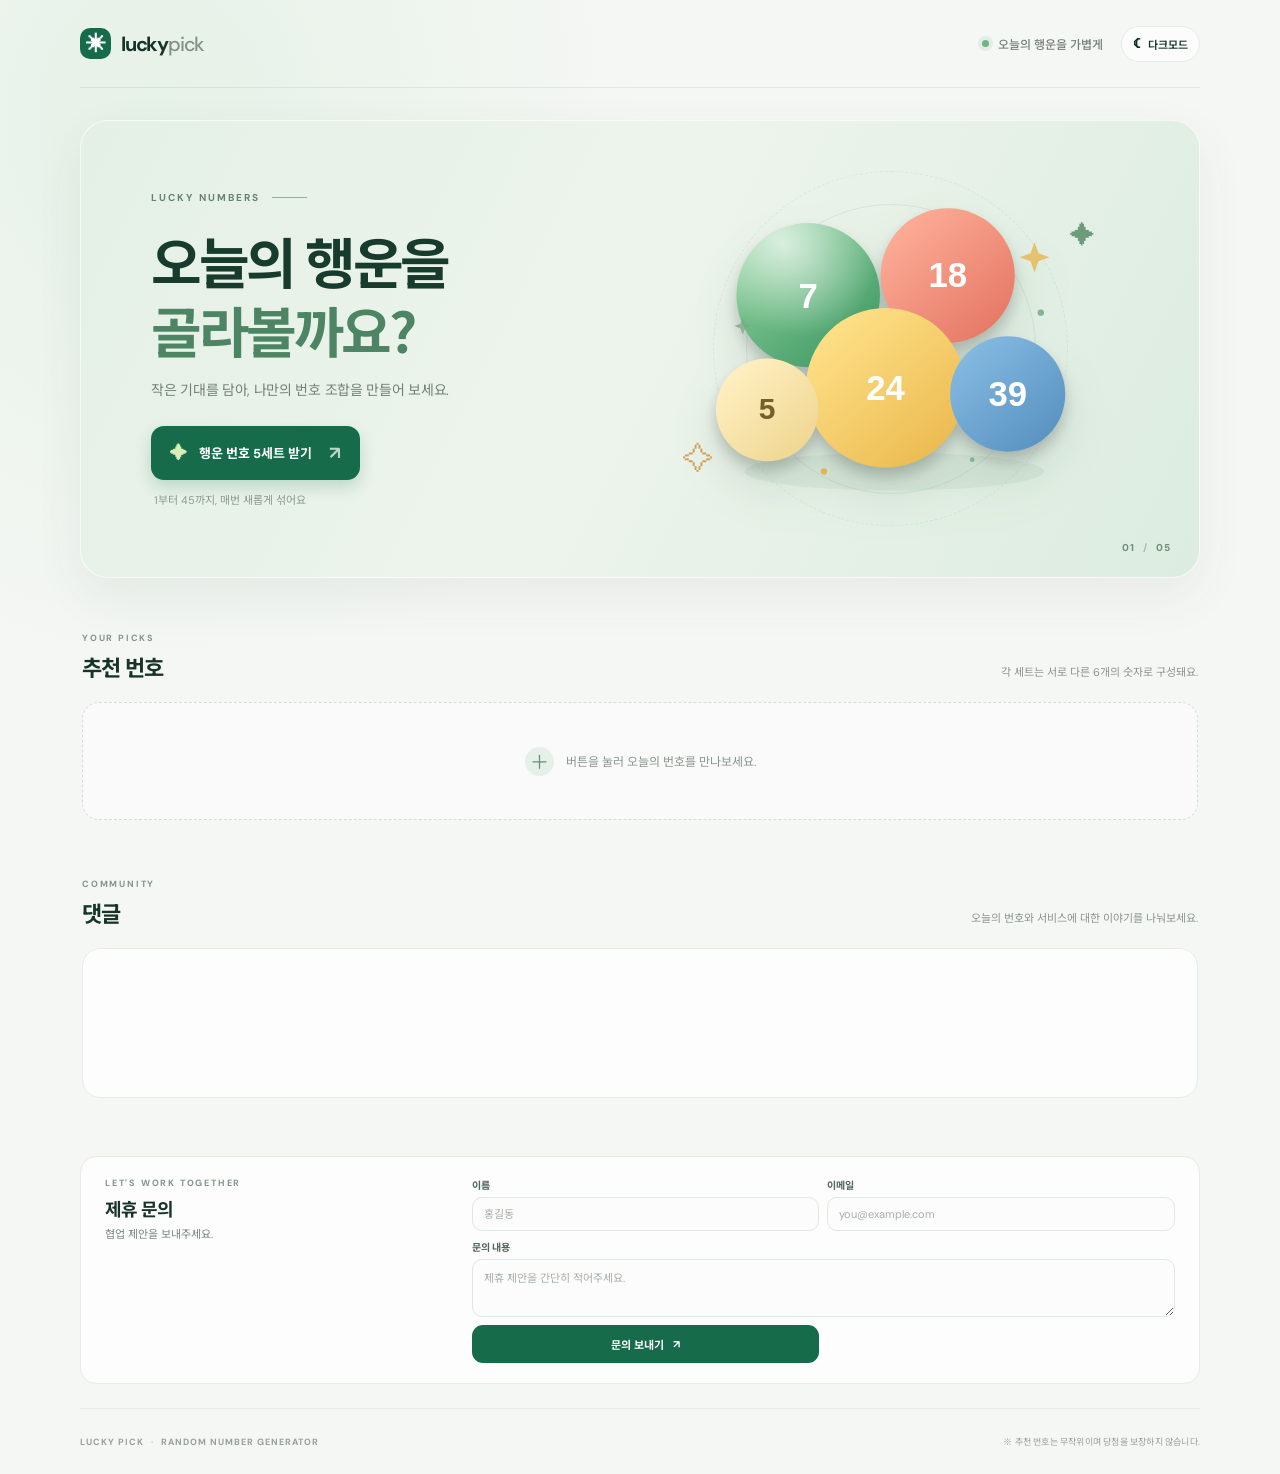
<file: index.html>
<!DOCTYPE html>
<html lang="ko">
<head>
  <meta charset="UTF-8">
  <meta name="viewport" content="width=device-width, initial-scale=1.0">
  <meta name="theme-color" content="#f5f7f4">
  <meta name="description" content="가볍게 즐기는 랜덤 로또 번호 추천 서비스">
  <title>Lucky Pick — 로또 번호 추천</title>
  <link rel="preconnect" href="https://fonts.googleapis.com">
  <link rel="preconnect" href="https://fonts.gstatic.com" crossorigin>
  <link href="https://fonts.googleapis.com/css2?family=DM+Sans:wght@400;500;600;700&family=Noto+Sans+KR:wght@400;500;600;700;800&display=swap" rel="stylesheet">
  <link rel="stylesheet" href="style.css">
  <script>
    try {
      var savedTheme = localStorage.getItem("lucky-pick-theme");
      var initialTheme = savedTheme || (window.matchMedia("(prefers-color-scheme: dark)").matches ? "dark" : "light");
      document.documentElement.dataset.theme = initialTheme;
      document.documentElement.style.colorScheme = initialTheme;
    } catch (error) {
      document.documentElement.dataset.theme = "light";
    }
  </script>
</head>
<body>
  <div class="page-shell">
    <header class="topbar">
      <a class="brand" href="./" aria-label="Lucky Pick 홈">
        <span class="brand-mark" aria-hidden="true">✳</span>
        <span>lucky<span class="brand-light">pick</span></span>
      </a>
      <div class="topbar-actions">
        <span class="topbar-note"><span class="live-dot"></span> 오늘의 행운을 가볍게</span>
        <button id="theme-toggle" class="theme-toggle" type="button" aria-label="다크모드로 전환" aria-pressed="false">
          <span class="theme-toggle-icon" aria-hidden="true">☾</span>
          <span class="theme-toggle-label">다크모드</span>
        </button>
      </div>
    </header>

    <main>
      <section class="hero" aria-labelledby="hero-title">
        <div class="hero-copy">
          <p class="eyebrow"><span>LUCKY NUMBERS</span><span class="eyebrow-line"></span></p>
          <h1 id="hero-title">오늘의 행운을<br><span>골라볼까요?</span></h1>
          <p class="hero-description">작은 기대를 담아, 나만의 번호 조합을 만들어 보세요.</p>
          <button id="generate-button" class="generate-button" type="button">
            <span class="button-icon" aria-hidden="true">✦</span>
            행운 번호 5세트 받기
            <span class="button-arrow" aria-hidden="true">↗</span>
          </button>
          <p class="button-caption">1부터 45까지, 매번 새롭게 섞어요</p>
        </div>
        <div class="hero-art-wrap" aria-hidden="true">
          <div class="art-orbit orbit-one"></div>
          <div class="art-orbit orbit-two"></div>
          <img class="hero-art" src="assets/lucky-balls.svg" alt="">
          <span class="sparkle sparkle-one">✦</span>
          <span class="sparkle sparkle-two">✧</span>
        </div>
        <div class="hero-index" aria-hidden="true">01 <span>/</span> 05</div>
      </section>

      <section class="results-section" aria-labelledby="results-title">
        <div class="section-heading">
          <div>
            <p class="section-kicker">YOUR PICKS</p>
            <h2 id="results-title">추천 번호</h2>  
          </div>
          <p class="section-side-note">각 세트는 서로 다른 6개의 숫자로 구성돼요.</p>
        </div>
        <div id="results" class="results-grid" aria-live="polite" aria-atomic="false">
          <div class="empty-state">
            <span class="empty-icon" aria-hidden="true">＋</span>
            <p>버튼을 눌러 오늘의 번호를 만나보세요.</p>
          </div>
        </div>
      </section>

      <section class="comments-section" aria-labelledby="comments-title">
        <div class="section-heading">
          <div>
            <p class="section-kicker">COMMUNITY</p>
            <h2 id="comments-title">댓글</h2>
          </div>
          <p class="section-side-note">오늘의 번호와 서비스에 대한 이야기를 나눠보세요.</p>
        </div>
        <div class="comments-panel">
          <div id="disqus_thread"></div>
          <noscript>댓글을 보려면 JavaScript를 활성화해 주세요. <a href="https://disqus.com/?ref_noscript">Disqus 댓글 보기</a></noscript>
        </div>
      </section>

      <section class="partnership-section" aria-labelledby="partnership-title">
        <div class="partnership-intro">
          <p class="section-kicker">LET'S WORK TOGETHER</p>
          <h2 id="partnership-title">제휴 문의</h2>
          <p>협업 제안을 보내주세요.</p>
        </div>
        <form class="partnership-form" action="https://formspree.io/f/mnppqanr" method="POST">
          <div class="partnership-field">
            <label for="partner-name">이름</label>
            <input id="partner-name" name="name" type="text" autocomplete="name" placeholder="홍길동" required>
          </div>
          <div class="partnership-field">
            <label for="partner-email">이메일</label>
            <input id="partner-email" name="email" type="email" autocomplete="email" placeholder="you@example.com" required>
          </div>
          <div class="partnership-field partnership-message-field">
            <label for="partner-message">문의 내용</label>
            <textarea id="partner-message" name="message" rows="2" placeholder="제휴 제안을 간단히 적어주세요." required></textarea>
          </div>
          <button class="submit-button" type="submit">문의 보내기 <span aria-hidden="true">↗</span></button>
        </form>
      </section>
    </main>

    <footer class="footer">
      <span>LUCKY PICK <span class="footer-dot">·</span> RANDOM NUMBER GENERATOR</span>
      <span>※ 추천 번호는 무작위이며 당첨을 보장하지 않습니다.</span>
    </footer>
  </div>
  <script src="main.js" defer></script>
  <script>
    var disqus_config = function () {
      this.page.url = "https://firstaihtml.pages.dev/";
      this.page.identifier = "luckypick-home";
    };
    (function () {
      var d = document;
      var s = d.createElement("script");
      s.src = "https://productbuilder-3ijjsavg4y.disqus.com/embed.js";
      s.setAttribute("data-timestamp", String(Date.now()));
      (d.head || d.body).appendChild(s);
    })();
  </script>
</body>
</html>
</file>
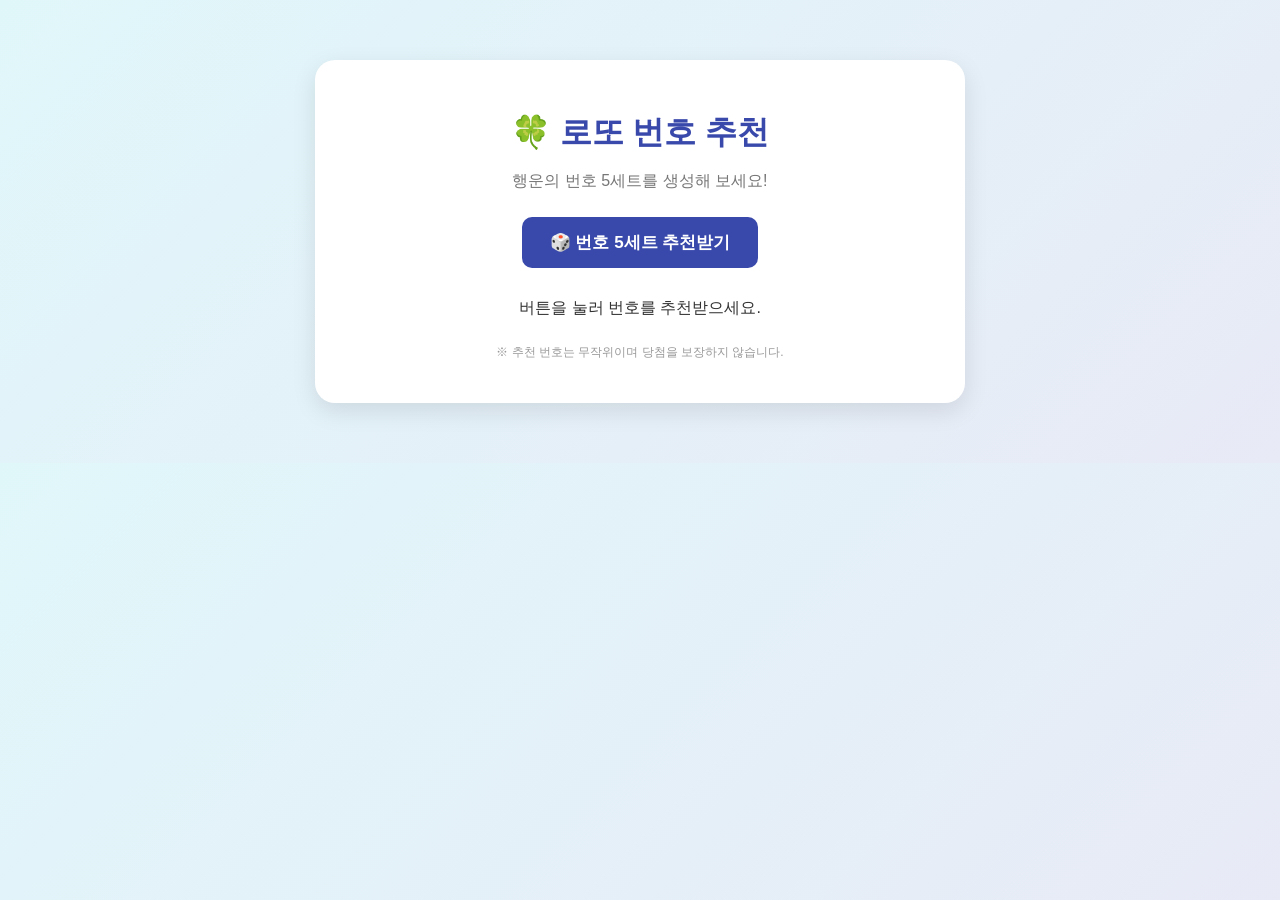
<file: 새 폴더/index.html>
<!DOCTYPE html>
<html lang="ko">
<head>
  <meta charset="UTF-8">
  <meta name="viewport" content="width=device-width, initial-scale=1.0">
  <title>로또 번호 추천</title>
  <link rel="stylesheet" href="style.css">
</head>
<body>

  <div class="container">
    <h1>🍀 로또 번호 추천</h1>
    <p class="description">
      행운의 번호 5세트를 생성해 보세요!
    </p>

    <button id="generate-button" type="button">
      🎲 번호 5세트 추천받기
    </button>

    <div id="results" aria-live="polite">
      <p>버튼을 눌러 번호를 추천받으세요.</p>
    </div>

    <p class="notice">
      ※ 추천 번호는 무작위이며 당첨을 보장하지 않습니다.
    </p>
  </div>

  <script src="main.js" defer></script>

</body>
</html>
</file>
<file: style.css>
:root {
  color-scheme: light;
  --ink: #18342a;
  --muted: #78867e;
  --green: #166b4b;
  --green-dark: #104b36;
  --mint: #d8eee0;
  --paper: #f5f7f4;
  --line: #e7ece7;
  font-family: "DM Sans", "Noto Sans KR", sans-serif;
}

* { box-sizing: border-box; }

body {
  min-width: 320px;
  margin: 0;
  color: var(--ink);
  background:
    radial-gradient(ellipse at 12% 8%, rgb(224 239 226 / 72%), transparent 31rem),
    var(--paper);
}

button { font: inherit; }

.page-shell {
  width: min(1120px, calc(100% - 64px));
  margin: 0 auto;
}

.topbar {
  height: 88px;
  display: flex;
  align-items: center;
  justify-content: space-between;
  border-bottom: 1px solid rgb(24 52 42 / 8%);
}

.topbar-actions { display: flex; align-items: center; gap: 18px; }

.theme-toggle {
  display: inline-flex;
  min-height: 36px;
  align-items: center;
  gap: 7px;
  padding: 0 11px;
  border: 1px solid var(--line);
  border-radius: 999px;
  color: var(--ink);
  background: rgb(255 255 255 / 68%);
  cursor: pointer;
  font-size: 11px;
  font-weight: 600;
  transition: background 160ms ease, border-color 160ms ease, transform 160ms ease;
}
.theme-toggle:hover { transform: translateY(-1px); }
.theme-toggle:focus-visible { outline: 3px solid #e0aa48; outline-offset: 3px; }
.theme-toggle-icon { font-size: 15px; line-height: 1; }

.brand {
  display: inline-flex;
  align-items: center;
  gap: 10px;
  color: var(--ink);
  font-size: 20px;
  font-weight: 700;
  letter-spacing: -1.2px;
  text-decoration: none;
}

.brand-mark {
  display: grid;
  width: 31px;
  height: 31px;
  place-items: center;
  border-radius: 10px;
  color: white;
  background: var(--green);
  font-size: 20px;
}

.brand-light { color: #829287; font-weight: 500; }

.topbar-note {
  display: inline-flex;
  align-items: center;
  gap: 9px;
  color: #748078;
  font-size: 12px;
  font-weight: 500;
}

.live-dot {
  width: 7px;
  height: 7px;
  border-radius: 50%;
  background: #70b384;
  box-shadow: 0 0 0 4px rgb(112 179 132 / 15%);
}

.hero {
  position: relative;
  display: grid;
  min-height: 458px;
  grid-template-columns: 1fr 0.95fr;
  align-items: center;
  overflow: hidden;
  margin-top: 32px;
  padding: 58px 70px;
  border: 1px solid rgb(255 255 255 / 70%);
  border-radius: 28px;
  background: linear-gradient(116deg, #e4f0e6 0%, #edf4eb 48%, #dcece0 100%);
  box-shadow: 0 18px 50px rgb(38 76 53 / 7%);
}

.hero-copy { position: relative; z-index: 2; }

.eyebrow {
  display: flex;
  align-items: center;
  gap: 12px;
  margin: 0 0 22px;
  color: #658374;
  font-size: 10px;
  font-weight: 700;
  letter-spacing: 2.1px;
}

.eyebrow-line { width: 35px; height: 1px; background: #91ae9b; }

h1, h2, p { margin-top: 0; }

h1 {
  margin-bottom: 15px;
  color: #173b2d;
  font-family: "Noto Sans KR", sans-serif;
  font-size: clamp(38px, 4.5vw, 55px);
  font-weight: 700;
  letter-spacing: -3.5px;
  line-height: 1.25;
}

h1 span { color: #4d8464; }

.hero-description {
  margin-bottom: 27px;
  color: #738278;
  font-size: 14px;
  letter-spacing: -0.3px;
}

.generate-button {
  display: inline-flex;
  min-height: 54px;
  align-items: center;
  gap: 12px;
  padding: 0 19px;
  border: 0;
  border-radius: 13px;
  color: #fff;
  background: var(--green);
  box-shadow: 0 7px 16px rgb(22 107 75 / 20%);
  cursor: pointer;
  font-size: 13px;
  font-weight: 700;
  transition: transform 180ms ease, background 180ms ease, box-shadow 180ms ease;
}

.generate-button:hover {
  transform: translateY(-2px);
  background: var(--green-dark);
  box-shadow: 0 10px 22px rgb(22 107 75 / 25%);
}

.generate-button:active { transform: translateY(0); }

.generate-button:focus-visible { outline: 3px solid #e0aa48; outline-offset: 4px; }

.button-icon { color: #d8edb7; font-size: 17px; }
.button-arrow { margin-left: 5px; color: #b9d8c5; font-size: 18px; }

.button-caption {
  margin: 11px 0 0 3px;
  color: #8b9a90;
  font-size: 11px;
}

.hero-art-wrap {
  position: relative;
  display: grid;
  min-width: 0;
  min-height: 315px;
  place-items: center;
}

.hero-art { position: relative; z-index: 1; width: min(100%, 410px); filter: drop-shadow(0 22px 22px rgb(38 84 54 / 12%)); }

.art-orbit {
  position: absolute;
  width: 290px;
  height: 290px;
  border: 1px solid rgb(77 132 100 / 12%);
  border-radius: 50%;
}

.orbit-two { width: 355px; height: 355px; border-style: dashed; border-color: rgb(77 132 100 / 10%); }

.sparkle { position: absolute; z-index: 2; color: #6e9b7a; }
.sparkle-one { top: 36px; right: 34px; font-size: 25px; }
.sparkle-two { bottom: 35px; left: 30px; color: #d39d4e; font-size: 31px; }

.hero-index {
  position: absolute;
  right: 28px;
  bottom: 23px;
  color: #6e8d79;
  font-size: 10px;
  font-weight: 700;
  letter-spacing: 1px;
}

.hero-index span { margin: 0 5px; color: #aab9ae; }

.results-section { padding: 54px 2px 58px; }

.section-heading {
  display: flex;
  align-items: end;
  justify-content: space-between;
  margin-bottom: 20px;
}

.section-kicker {
  margin-bottom: 6px;
  color: #82958a;
  font-size: 9px;
  font-weight: 700;
  letter-spacing: 1.8px;
}

h2 {
  margin-bottom: 0;
  font-family: "Noto Sans KR", sans-serif;
  font-size: 22px;
  font-weight: 700;
  letter-spacing: -1px;
}

.section-side-note { margin-bottom: 3px; color: #8b968f; font-size: 11px; }

.results-grid {
  display: grid;
  grid-template-columns: repeat(5, minmax(0, 1fr));
  gap: 12px;
}

.empty-state {
  display: flex;
  min-height: 118px;
  grid-column: 1 / -1;
  align-items: center;
  justify-content: center;
  gap: 12px;
  border: 1px dashed #d6dfd7;
  border-radius: 17px;
  color: #89968d;
  background: rgb(255 255 255 / 43%);
  font-size: 12px;
}

.empty-state p { margin: 0; }

.empty-icon {
  display: grid;
  width: 29px;
  height: 29px;
  place-items: center;
  border-radius: 50%;
  color: #6a9277;
  background: #e7f0e8;
  font-size: 19px;
}

.lotto-card {
  min-width: 0;
  padding: 17px 14px 18px;
  border: 1px solid #e8ede8;
  border-radius: 17px;
  background: #fff;
  box-shadow: 0 5px 18px rgb(28 59 40 / 3%);
  animation: card-in 360ms both;
}

.lotto-card:nth-child(2) { animation-delay: 45ms; }
.lotto-card:nth-child(3) { animation-delay: 90ms; }
.lotto-card:nth-child(4) { animation-delay: 135ms; }
.lotto-card:nth-child(5) { animation-delay: 180ms; }

@keyframes card-in {
  from { opacity: 0; transform: translateY(8px); }
  to { opacity: 1; transform: translateY(0); }
}

.card-heading { display: flex; align-items: center; justify-content: space-between; margin-bottom: 15px; }

.card-label { color: #74857a; font-size: 10px; font-weight: 700; }

.card-number {
  display: grid;
  width: 23px;
  height: 23px;
  place-items: center;
  border-radius: 8px;
  color: #477456;
  background: #eaf3eb;
  font-size: 10px;
  font-weight: 700;
}

.balls { display: flex; flex-wrap: wrap; justify-content: center; gap: 6px; }

.ball {
  display: grid;
  width: 34px;
  height: 34px;
  flex: 0 0 34px;
  place-items: center;
  border: 1px solid rgb(0 0 0 / 4%);
  border-radius: 50%;
  color: #fff;
  font-size: 11px;
  font-weight: 700;
  box-shadow: inset 0 1px 1px rgb(255 255 255 / 35%), 0 2px 4px rgb(27 51 34 / 10%);
}

.ball-yellow { color: #735514; background: linear-gradient(145deg, #ffe38a, #edbd45); }
.ball-blue { background: linear-gradient(145deg, #86b9ed, #4886c7); }
.ball-red { background: linear-gradient(145deg, #f48c83, #d65349); }
.ball-gray { background: linear-gradient(145deg, #aab8b0, #77867c); }
.ball-green { background: linear-gradient(145deg, #82c690, #44945a); }

.footer {
  display: flex;
  min-height: 66px;
  align-items: center;
  justify-content: space-between;
  border-top: 1px solid var(--line);
  color: #96a098;
  font-size: 9px;
  letter-spacing: 0.2px;
}

.footer > span:first-child { font-weight: 700; letter-spacing: 1px; }
.footer-dot { margin: 0 4px; color: #b6c5b9; }

.partnership-section {
  display: grid;
  grid-template-columns: 0.65fr 1.35fr;
  gap: 28px;
  margin: 0 0 24px;
  padding: 20px 24px;
  border: 1px solid #e6ece6;
  border-radius: 16px;
  background: rgb(255 255 255 / 72%);
}

.partnership-intro h2 { margin-bottom: 5px; font-size: 18px; }
.partnership-intro > p:last-child { margin-bottom: 0; color: var(--muted); font-size: 11px; line-height: 1.6; }

.partnership-form { display: grid; grid-template-columns: 1fr 1fr; align-items: end; gap: 8px; }
.partnership-field { display: grid; gap: 5px; }
.partnership-form label { color: #53665a; font-size: 10px; font-weight: 700; }
.partnership-message-field { grid-column: 1 / -1; }
.partnership-form input,
.partnership-form textarea {
  width: 100%;
  padding: 9px 11px;
  border: 1px solid #e1e8e1;
  border-radius: 10px;
  outline: none;
  color: var(--ink);
  background: #fbfcfb;
  font: inherit;
  font-size: 11px;
  transition: border-color 160ms ease, box-shadow 160ms ease;
}
.partnership-form textarea { resize: vertical; min-height: 58px; }
.partnership-form input:focus,
.partnership-form textarea:focus { border-color: #70a181; box-shadow: 0 0 0 3px rgb(112 161 129 / 14%); }
.partnership-form input::placeholder,
.partnership-form textarea::placeholder { color: #a6b0a8; }
.submit-button {
  display: inline-flex;
  min-height: 38px;
  align-items: center;
  justify-content: center;
  gap: 9px;
  margin-top: 0;
  border: 0;
  border-radius: 11px;
  color: white;
  background: var(--green);
  cursor: pointer;
  font-size: 11px;
  font-weight: 700;
  transition: background 160ms ease, transform 160ms ease;
}
.submit-button:hover { transform: translateY(-1px); background: var(--green-dark); }
.submit-button:focus-visible { outline: 3px solid #e0aa48; outline-offset: 3px; }

.comments-section { padding: 0 2px 58px; }
.comments-panel {
  min-height: 150px;
  padding: 26px;
  border: 1px solid #e6ece6;
  border-radius: 18px;
  background: rgb(255 255 255 / 72%);
}
.comments-panel noscript { color: var(--muted); font-size: 12px; }
.comments-panel noscript a { color: var(--green); }

html[data-theme="dark"] { color-scheme: dark; }
html[data-theme="dark"] body {
  --ink: #e4eee7;
  --muted: #a3b3a8;
  --green: #57a879;
  --green-dark: #3b895f;
  --paper: #111a15;
  --line: #29372f;
  color: var(--ink);
  background: radial-gradient(ellipse at 12% 8%, rgb(40 75 53 / 35%), transparent 31rem), var(--paper);
}
html[data-theme="dark"] .topbar { border-bottom-color: rgb(220 238 225 / 10%); }
html[data-theme="dark"] .brand-light,
html[data-theme="dark"] .topbar-note,
html[data-theme="dark"] .section-side-note,
html[data-theme="dark"] .card-label { color: #a3b3a8; }
html[data-theme="dark"] .theme-toggle { border-color: #34453a; color: #e4eee7; background: #1b2820; }
html[data-theme="dark"] .hero {
  border-color: rgb(147 190 157 / 12%);
  background: linear-gradient(116deg, #20372a 0%, #233b2c 48%, #1b3225 100%);
  box-shadow: 0 18px 50px rgb(0 0 0 / 20%);
}
html[data-theme="dark"] h1 { color: #e4eee7; }
html[data-theme="dark"] h1 span { color: #8bc49a; }
html[data-theme="dark"] .hero-description { color: #afc0b3; }
html[data-theme="dark"] .eyebrow { color: #a0bba7; }
html[data-theme="dark"] .eyebrow-line { background: #668b71; }
html[data-theme="dark"] .button-caption { color: #a4b7a9; }
html[data-theme="dark"] .hero-index { color: #a0bba7; }
html[data-theme="dark"] .hero-index span { color: #718879; }
html[data-theme="dark"] .section-kicker { color: #9aafa0; }
html[data-theme="dark"] .empty-state { border-color: #36463b; color: #a9b8ad; background: rgb(31 45 36 / 65%); }
html[data-theme="dark"] .empty-icon { color: #a6d0ae; background: #2b4833; }
html[data-theme="dark"] .lotto-card { border-color: #2e3c33; background: #1b2720; box-shadow: 0 5px 18px rgb(0 0 0 / 12%); }
html[data-theme="dark"] .card-number { color: #b5dbbd; background: #2a4331; }
html[data-theme="dark"] .partnership-section,
html[data-theme="dark"] .comments-panel { border-color: #2e3c33; background: rgb(27 39 32 / 82%); }
html[data-theme="dark"] .partnership-form label { color: #c2d0c6; }
html[data-theme="dark"] .partnership-form input,
html[data-theme="dark"] .partnership-form textarea { border-color: #394a3e; color: #e4eee7; background: #142019; }
html[data-theme="dark"] .partnership-form input::placeholder,
html[data-theme="dark"] .partnership-form textarea::placeholder { color: #788b7d; }
html[data-theme="dark"] .footer { border-top-color: var(--line); color: #8fa194; }
html[data-theme="dark"] .footer-dot { color: #63796a; }

@media (max-width: 900px) {
  .page-shell { width: min(760px, calc(100% - 40px)); }
  .hero { min-height: 410px; padding: 48px 42px; }
  .hero-art-wrap { min-height: 280px; }
  .art-orbit { width: 245px; height: 245px; }
  .orbit-two { width: 300px; height: 300px; }
  .results-grid { grid-template-columns: repeat(3, minmax(0, 1fr)); }
  .partnership-section { gap: 20px; padding: 20px; }
}

@media (max-width: 620px) {
  .page-shell { width: calc(100% - 32px); }
  .topbar { height: 68px; }
  .brand { font-size: 18px; }
  .topbar-actions { gap: 9px; }
  .topbar-note { gap: 6px; font-size: 0; }
  .theme-toggle { min-height: 33px; gap: 5px; padding: 0 9px; font-size: 10px; }
  .hero { min-height: 0; grid-template-columns: 1fr; gap: 3px; margin-top: 18px; padding: 34px 25px 27px; border-radius: 22px; }
  .eyebrow { margin-bottom: 15px; }
  h1 { font-size: clamp(37px, 10vw, 48px); letter-spacing: -2.7px; }
  .hero-description { max-width: 300px; font-size: 12px; line-height: 1.7; }
  .hero-art-wrap { min-height: 215px; margin-top: 2px; }
  .hero-art { width: min(78%, 280px); }
  .art-orbit { width: 190px; height: 190px; }
  .orbit-two { width: 235px; height: 235px; }
  .sparkle-one { top: 15px; right: 13%; }
  .sparkle-two { bottom: 10px; left: 12%; }
  .hero-index { right: 19px; bottom: 15px; }
  .results-section { padding: 39px 0 42px; }
  .comments-section { padding: 0 0 42px; }
  .comments-panel { padding: 18px 14px; }
  .section-heading { align-items: start; gap: 12px; }
  .section-side-note { max-width: 150px; text-align: right; line-height: 1.6; }
  .results-grid { grid-template-columns: repeat(2, minmax(0, 1fr)); gap: 9px; }
  .partnership-section { grid-template-columns: 1fr; gap: 14px; margin-bottom: 20px; padding: 18px 16px; }
  .partnership-form { grid-template-columns: 1fr; }
  .partnership-message-field { grid-column: auto; }
  .lotto-card { padding: 14px 9px 16px; }
  .balls { gap: 5px; }
  .ball { width: 32px; height: 32px; flex-basis: 32px; }
  .footer { min-height: 75px; align-items: flex-start; flex-direction: column; justify-content: center; gap: 7px; font-size: 8px; }
}

@media (prefers-reduced-motion: reduce) {
  *, *::before, *::after { scroll-behavior: auto !important; animation-duration: 0.01ms !important; animation-iteration-count: 1 !important; transition-duration: 0.01ms !important; }
}
</file>
<file: 새 폴더/style.css>
* {
  box-sizing: border-box;
}

body {
  margin: 0;
  padding: 30px 15px;
  color: #333;
  font-family: Arial, sans-serif;
  text-align: center;
  background: linear-gradient(135deg, #e0f7fa, #e8eaf6);
}

.container {
  max-width: 650px;
  margin: 30px auto;
  padding: 30px 20px;
  background: #fff;
  border-radius: 20px;
  box-shadow: 0 8px 25px rgb(0 0 0 / 10%);
}

h1 {
  margin-bottom: 10px;
  color: #3949ab;
}

.description {
  margin-bottom: 25px;
  color: #777;
}

button {
  padding: 14px 28px;
  border: 0;
  border-radius: 10px;
  color: #fff;
  background: #3949ab;
  font-size: 17px;
  font-weight: bold;
  cursor: pointer;
  transition: 0.2s;
}

button:hover {
  background: #283593;
  transform: translateY(-2px);
}

button:focus-visible {
  outline: 3px solid #ffb300;
  outline-offset: 3px;
}

#results {
  margin-top: 30px;
}

.lotto-set {
  display: flex;
  flex-wrap: wrap;
  align-items: center;
  justify-content: center;
  gap: 10px;
  margin: 18px 0;
}

.set-label {
  width: 100%;
  margin-bottom: 2px;
  color: #555;
  font-weight: bold;
}

.ball {
  display: flex;
  width: 43px;
  height: 43px;
  align-items: center;
  justify-content: center;
  border-radius: 50%;
  color: #fff;
  font-size: 15px;
  font-weight: bold;
  box-shadow: 0 3px 5px rgb(0 0 0 / 12%);
}

.yellow { color: #333; background: #fbc02d; }
.blue { background: #1976d2; }
.red { background: #e53935; }
.gray { background: #757575; }
.green { background: #43a047; }

.notice {
  margin-top: 25px;
  color: #999;
  font-size: 12px;
}

@media (max-width: 400px) {
  .ball {
    width: 36px;
    height: 36px;
    font-size: 13px;
  }

  .lotto-set {
    gap: 6px;
  }
}
</file>
